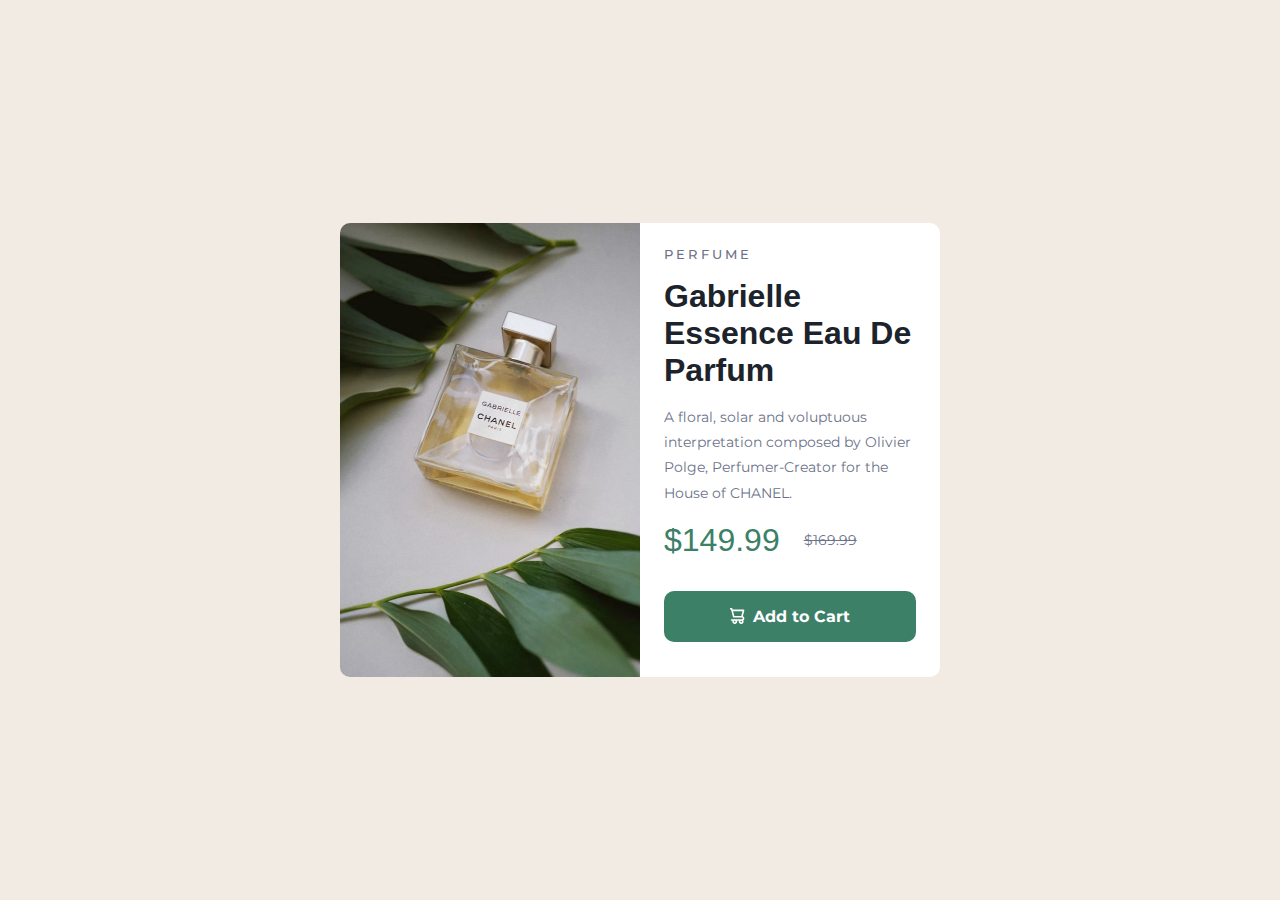
<file: Assent/index.html>
<!DOCTYPE html>
<html lang="pt-br">
<head>
    <meta charset="UTF-8">
    <meta http-equiv="X-UA-Compatible" content="IE=edge">
    <meta name="viewport" content="width=device-width, initial-scale=1.0">
    <link rel="stylesheet" href="CSS/styletemp.css">
    <link href="https://fonts.googleapis.com/css2?family=Montserrat&display=swap" rel="stylesheet">
    <title>Product Preview</title>
</head>
<body>
    <div class="container">
      <article>
        <picture>
            <img src="./Imagens/image-product-desktop.jpg">
        </picture>
      </article>

      <article>
        <h2>perfume</h2>

        <h1>Gabrielle Essence Eau De Parfum</h1>

        <p>
          A floral, solar and voluptuous interpretation composed by Olivier
          Polge, Perfumer-Creator for the House of CHANEL.
        </p>

        <ul>
          <li class="price">$149.99</li>
          <li><s>$169.99</s></li>
        </ul>

        <button class="btn">
          <img src="./Imagens/icon-cart.svg" alt="" /> Add to Cart
        </button>
      </article>
    </div>
  </body>
</html>
</html>
</file>
<file: Assent/CSS/styletemp.css>
* {
    margin: 0;
    padding: 0;
    box-sizing: border-box;
  }
  
  ul {
    list-style-type: none;
  }
  
  img {
    max-width: 100%;
  }
  
  body {
    font-size: 14px;
    font-family: "Montserrat", sans-serif;
    background-color: hsl(30, 38%, 92%);
    display: flex;
    flex-direction: column;
    align-items: center;
    justify-content: center;
    min-height: calc(100vh - 0.1px);
    margin: 0 1.5rem;
  }
  
  button,
  li {
    font-family: inherit;
  }
  
  h1 {
    color: hsl(212, 21%, 14%);
  }
  
  .price {
    color: hsl(158, 36%, 37%);
  }
  
  h1,
  .price {
    font-family: "Fraunces", sans-serif;
  }
  
  h2 {
    text-transform: uppercase;
    font-size: 0.8rem;
    font-weight: 500;
    color: hsl(228, 12%, 48%);
    margin-bottom: 1rem;
    letter-spacing: 0.2rem;
  }
  
  p {
    color: hsl(228, 12%, 48%);
    line-height: 1.8;
  }
  
  .container {
    max-width: 600px;
  }
  
  .container h1 {
    margin-bottom: 1rem;
    font-size: 2rem;
  }
  
  .container article:first-child img {
    border-radius: 1rem 1rem 0 0;
  }
  
  .container article:last-child {
    background-color: #fff;
    padding: 1.5rem;
    border-radius: 0 0 1rem 1rem;
    margin-top: -1rem;
  }
  
  .container p {
    margin-bottom: 2rem;
  }
  
  .container ul {
    display: flex;
    align-items: center;
    margin-bottom: 2rem;
  }
  
  .container ul li:first-child {
    font-size: 2rem;
    margin-right: 1.5rem;
  }
  
  .container ul li:nth-child(2) {
    color: hsl(228, 12%, 48%);
  }
  
  .container .btn {
    background-color: hsl(158, 36%, 37%);
    color: #fff;
    font-weight: 700;
    font-size: 1rem;
    padding: 1rem 2rem;
    width: 100%;
    border: none;
    border-radius: 0.625rem;
    outline: none;
    cursor: pointer;
    transition: 0.3s;
  
    display: flex;
    align-items: center;
    justify-content: center;
  }
  
  .container .btn:hover {
    background-color: hsl(158, 38%, 20%);
  }
  
  .container .btn img {
    margin-right: 0.5rem;
  }
  
  .attribution {
    font-size: 14px;
    text-align: center;
    margin-top: 2rem;
  }
  
  .attribution a {
    color: hsl(228, 45%, 44%);
  }
  
  @media (min-width: 640px) {
    .container {
      display: grid;
      grid-template-columns: repeat(2, 1fr);
    }
  
    .container article:first-child img {
      border-radius: 0.625rem 0 0 0.625rem;
      width: 100%;
    }
  
    .container article:last-child {
      border-radius: 0 0.625rem 0.625rem 0;
      margin-top: 0;
      padding: 1.5rem 1.5rem 0;
    }
  
    picture img {
      height: 100%;
    }
  
    .container p {
      margin-bottom: 1rem;
    }
  }
</file>
